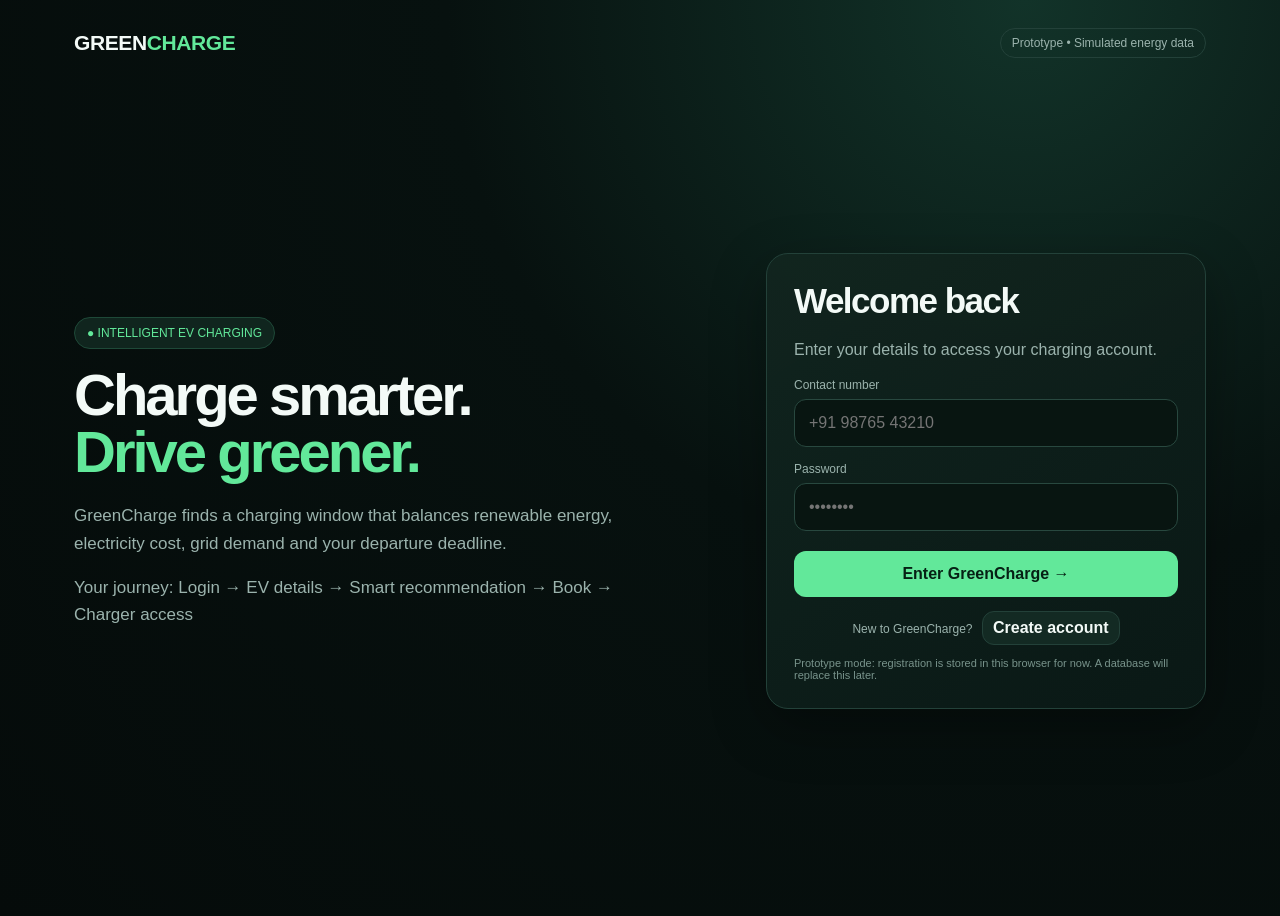
<file: index.html>
<!DOCTYPE html>
<html lang="en">
<head>
<meta charset="UTF-8">
<meta name="viewport" content="width=device-width, initial-scale=1.0">
<title>GreenCharge — Smart EV Charging</title>
<link rel="stylesheet" href="style.css">

</head>
<body>
<div class="app">
  <div class="topbar"><div class="brand">GREEN<span>CHARGE</span></div><div class="demo">Prototype • Simulated energy data</div></div>

  <section id="login" class="screen active">
    <div class="hero">
      <div class="hero-copy">
        <div class="badge">● INTELLIGENT EV CHARGING</div>
        <h1>Charge smarter.<br><span class="green">Drive greener.</span></h1>
        <p>GreenCharge finds a charging window that balances renewable energy, electricity cost, grid demand and your departure deadline.</p>
        <p class="small">Your journey: Login → EV details → Smart recommendation → Book → Charger access</p>
      </div>
      <div class="login-card">
        <h2>Welcome back</h2><p>Enter your details to access your charging account.</p>
        <label>Contact number</label><input id="phone" placeholder="+91 98765 43210" inputmode="tel">
        <label>Password</label><input id="password" type="password" placeholder="••••••••">
        <button class="btn primary full" onclick="login()">Enter GreenCharge →</button>
        <div class="center" style="margin-top:14px"><span class="small">New to GreenCharge?</span> <button class="btn secondary" style="padding:7px 10px;margin-left:5px" onclick="go('register')">Create account</button></div>
        <div class="note">Prototype mode: registration is stored in this browser for now. A database will replace this later.</div>
      </div>
    </div>
  </section>

  <section id="register" class="screen">
    <div class="hero" style="min-height:calc(100vh - 130px)">
      <div class="hero-copy">
        <div class="badge">● CREATE YOUR ACCOUNT</div>
        <h1>Welcome to<br><span class="green">GreenCharge.</span></h1>
        <p>Create your account once. Your contact number becomes your login, and your password will be stored securely in the future backend database.</p>
      </div>
      <div class="login-card">
        <h2>Register</h2><p>Enter your details to get started.</p>
        <label>Contact number</label><input id="regPhone" placeholder="+91 98765 43210" inputmode="tel">
        <label>Create password</label><input id="regPassword" type="password" placeholder="At least 4 characters">
        <label>Confirm password</label><input id="regConfirm" type="password" placeholder="Re-enter password">
        <button class="btn primary full" onclick="registerUser()">Create account →</button>
        <div class="center" style="margin-top:14px"><button class="btn secondary" onclick="go('login')">← Back to login</button></div>
        <div class="note">Demo only: browser storage is used until we connect the backend/database.</div>
      </div>
    </div>
  </section>

  <section id="details" class="screen">
    <div class="page-head"><div><div class="step">STEP 1 OF 4</div><h2>Your EV details</h2><p>Tell us what your vehicle needs. We'll handle the optimization.</p></div></div>
    <div class="card form-card">
      <div class="field-grid">
        <div><label>Car license plate</label><input id="plate" placeholder="DL 01 AB 1234"></div>
        <div><label>Charging station</label><select id="station"><option>GreenCharge Hub — Sector 18</option><option>GreenCharge Hub — Cyber City</option><option>GreenCharge Hub — Central Avenue</option></select></div>
        <div><label>Current battery (%)</label><input id="current" type="number" min="1" max="99" value="32"></div>
        <div><label>Target battery (%)</label><input id="target" type="number" min="2" max="100" value="80"></div>
        <div><label>Departure time</label><input id="departure" type="time" value="18:00"></div>
      </div>
      <div class="actions"><button class="btn secondary" onclick="go('login')">Back</button><button class="btn primary" onclick="optimize()">Find optimized charging →</button></div>
    </div>
  </section>

  <section id="options" class="screen">
    <div class="page-head"><div><div class="step">STEP 2 OF 4</div><h2>Optimized charging options</h2><p id="optionIntro">We compared available time windows against your requirements.</p></div></div>
    <div id="urgentBox"></div>
    <div id="optionsList"></div>
  </section>

  <section id="booking" class="screen">
    <div class="page-head"><div><div class="step">STEP 3 OF 4</div><h2>Confirm your charging slot</h2><p>Review the reservation before generating your access pass.</p></div></div>
    <div class="card confirm">
      <div class="badge">✓ SLOT AVAILABLE</div>
      <h2 id="bookTime"></h2>
      <p id="bookStation"></p>
      <div class="metrics" id="bookMetrics"></div>
      <div class="actions"><button class="btn secondary" onclick="go('options')">Change slot</button><button class="btn primary" onclick="confirmBooking()">Book & get charger access →</button></div>
    </div>
  </section>

  <section id="access" class="screen">
    <div class="confirm">
      <div class="step">STEP 4 OF 4</div><h2>Charging pass ready</h2><p>Your reservation has been created. Use the simulated access pass at the charger.</p>
      <div class="pass">
        <div class="small">GREENCHARGE • CHARGING PASS</div>
        <h3 id="passPlate">—</h3>
        <p id="passInfo">—</p>
        <div class="qr"></div>
        <div class="access" id="accessCode">GC-0000</div>
        <div class="status">✓ Reservation confirmed</div>
      </div>
      <button class="btn primary" onclick="unlock()">Unlock charger</button>
      <div id="charging" style="display:none" class="card" >
        <div class="status" id="chargeStatus">Charger unlocked • Ready to charge</div>
        <div class="progress"><i id="chargeProgress"></i></div>
        <div class="center"><b id="chargePercent">0%</b><p>Simulated charging session</p></div>
      </div>
    </div>
  </section>

  <section id="thankyou" class="screen">
    <div class="hero" style="min-height:calc(100vh - 130px);text-align:center;grid-template-columns:1fr">
      <div class="hero-copy" style="max-width:760px;margin:auto">
        <div class="badge">✓ CHARGING SESSION COMPLETE</div>
        <h1>Thank you for<br><span class="green">supporting our cause.</span></h1>
        <p style="font-size:18px;max-width:650px;margin:0 auto 26px">Every smarter charging decision helps us move toward cleaner energy, lower emissions and a more sustainable electric future.</p>
        <div class="card" style="max-width:620px;margin:0 auto 24px"><div class="grid3"><div><div class="green" style="font-size:25px">🌱</div><div class="small">Cleaner energy</div></div><div><div class="green" style="font-size:25px">⚡</div><div class="small">Smarter grids</div></div><div><div class="green" style="font-size:25px">🚗</div><div class="small">Greener mobility</div></div></div></div>
        <button class="btn secondary" onclick="downloadLocalData()">Save my demo data</button><button class="btn primary" onclick="go('login')">← Back to GreenCharge</button>
      </div>
    </div>
  </section>
</div>

<script src="app.js"></script>

</body>
</html>
</file>
<file: style.css>
:root{
  --bg:#07110f;--panel:#0d1c19;--panel2:#11251f;--text:#f3faf7;--muted:#9bb3ad;
  --green:#62e89a;--green2:#2fbd72;--line:#234139;--warn:#f2c96d;--red:#ff7f7f;
}
*{box-sizing:border-box}
body{margin:0;background:radial-gradient(circle at 80% 0%,#123329 0,#07110f 42%,#050b0a 100%);
color:var(--text);font-family:Inter,Aptos,Arial,sans-serif;min-height:100vh}
button,input,select{font:inherit}
button{cursor:pointer}
.app{max-width:1180px;margin:auto;padding:28px 24px 50px}
.topbar{display:flex;justify-content:space-between;align-items:center;margin-bottom:38px}
.brand{font-weight:800;font-size:21px;letter-spacing:-.4px}.brand span{color:var(--green)}
.demo{font-size:12px;color:var(--muted);border:1px solid var(--line);padding:7px 11px;border-radius:999px}
.screen{display:none}.screen.active{display:block}
.hero{display:grid;grid-template-columns:1.05fr .95fr;gap:55px;align-items:center;min-height:calc(100vh - 130px)}
h1{font-size:58px;line-height:.98;letter-spacing:-3px;margin:0 0 22px}
h2{font-size:35px;letter-spacing:-1.5px;margin:0 0 10px}
h3{margin:0 0 8px;font-size:19px}
p{color:var(--muted);line-height:1.6}
.green{color:var(--green)}
.hero-copy p{max-width:600px;font-size:17px}
.badge{display:inline-flex;gap:8px;align-items:center;color:var(--green);background:#10251e;border:1px solid #1e4938;padding:8px 12px;border-radius:999px;font-size:12px;margin-bottom:18px}
.login-card,.card{background:linear-gradient(145deg,rgba(17,37,31,.95),rgba(10,24,21,.96));border:1px solid var(--line);border-radius:22px;padding:27px;box-shadow:0 18px 55px #0005}
.login-card{max-width:440px;justify-self:end;width:100%}
label{display:block;font-size:12px;color:var(--muted);margin:15px 0 7px}
input,select{width:100%;background:#081511;border:1px solid #28483f;color:var(--text);padding:14px;border-radius:12px;outline:none}
input:focus,select:focus{border-color:var(--green)}
.btn{border:0;border-radius:12px;padding:14px 18px;font-weight:800;transition:.2s}
.primary{background:var(--green);color:#062014}.primary:hover{transform:translateY(-1px);filter:brightness(1.05)}
.secondary{background:#132a23;color:var(--text);border:1px solid var(--line)}
.full{width:100%;margin-top:20px}
.note{font-size:11px;color:#78938b;margin-top:12px}
.page-head{display:flex;justify-content:space-between;align-items:end;margin-bottom:24px}
.step{font-size:12px;color:var(--green);font-weight:700;margin-bottom:7px}
.grid2{display:grid;grid-template-columns:1fr 1fr;gap:18px}.grid3{display:grid;grid-template-columns:repeat(3,1fr);gap:15px}
.form-card{max-width:820px;margin:auto}
.field-grid{display:grid;grid-template-columns:1fr 1fr;gap:0 18px}
.meter{height:9px;background:#183129;border-radius:99px;overflow:hidden;margin:12px 0}.meter i{display:block;height:100%;background:var(--green);border-radius:99px}
.small{font-size:12px;color:var(--muted)}
.option{position:relative}.option.best{border-color:#4ccf88;box-shadow:0 0 0 1px #4ccf8844,0 15px 45px #0004}
.ribbon{position:absolute;right:18px;top:18px;color:#07110f;background:var(--green);font-size:10px;font-weight:900;padding:6px 9px;border-radius:999px}
.metrics{display:grid;grid-template-columns:repeat(4,1fr);gap:10px;margin:18px 0}
.metric{background:#091713;border:1px solid #1c3830;border-radius:13px;padding:12px}.metric b{display:block;font-size:18px;margin-top:4px}.metric span{font-size:10px;color:var(--muted)}
.option-top{display:flex;justify-content:space-between;align-items:center}.score{font-size:27px;font-weight:900;color:var(--green)}
.urgent{border:1px solid #6c552b;background:#211b0e;border-radius:18px;padding:19px;margin:18px 0}
.urgent strong{color:var(--warn)}
.split{display:grid;grid-template-columns:1.2fr .8fr;gap:18px}
.timeline{display:flex;gap:5px;height:45px;align-items:end;margin:20px 0}.bar{flex:1;background:#1c4034;border-radius:5px 5px 2px 2px;position:relative}.bar.hot{background:#7c6b38}.bar.best{background:var(--green)}.bar span{position:absolute;top:-17px;font-size:9px;color:var(--muted)}
.confirm{text-align:center;max-width:700px;margin:20px auto}.pass{margin:22px auto;background:#f1f7f4;color:#07110f;border-radius:20px;padding:24px;max-width:510px;text-align:left}
.qr{width:130px;height:130px;margin:15px auto;border:9px solid #07110f;background:repeating-linear-gradient(45deg,#07110f 0 4px,#fff 4px 8px),repeating-linear-gradient(-45deg,transparent 0 5px,#07110f 5px 9px)}
.access{font-size:34px;font-weight:900;letter-spacing:3px;text-align:center;margin:18px}
.status{padding:12px;border-radius:12px;text-align:center;background:#10271f;color:var(--green);font-weight:800}
.progress{height:13px;background:#183129;border-radius:99px;overflow:hidden;margin:22px 0}.progress i{display:block;height:100%;background:linear-gradient(90deg,var(--green2),var(--green));width:0;transition:width 1s}
.center{text-align:center}.actions{display:flex;gap:10px;margin-top:20px}.actions>*{flex:1}
@media(max-width:850px){.hero,.split{grid-template-columns:1fr}.hero{min-height:auto;padding:35px 0}.login-card{justify-self:start}.grid3{grid-template-columns:1fr}.metrics{grid-template-columns:1fr 1fr}h1{font-size:44px}.field-grid{grid-template-columns:1fr}}
</file>
